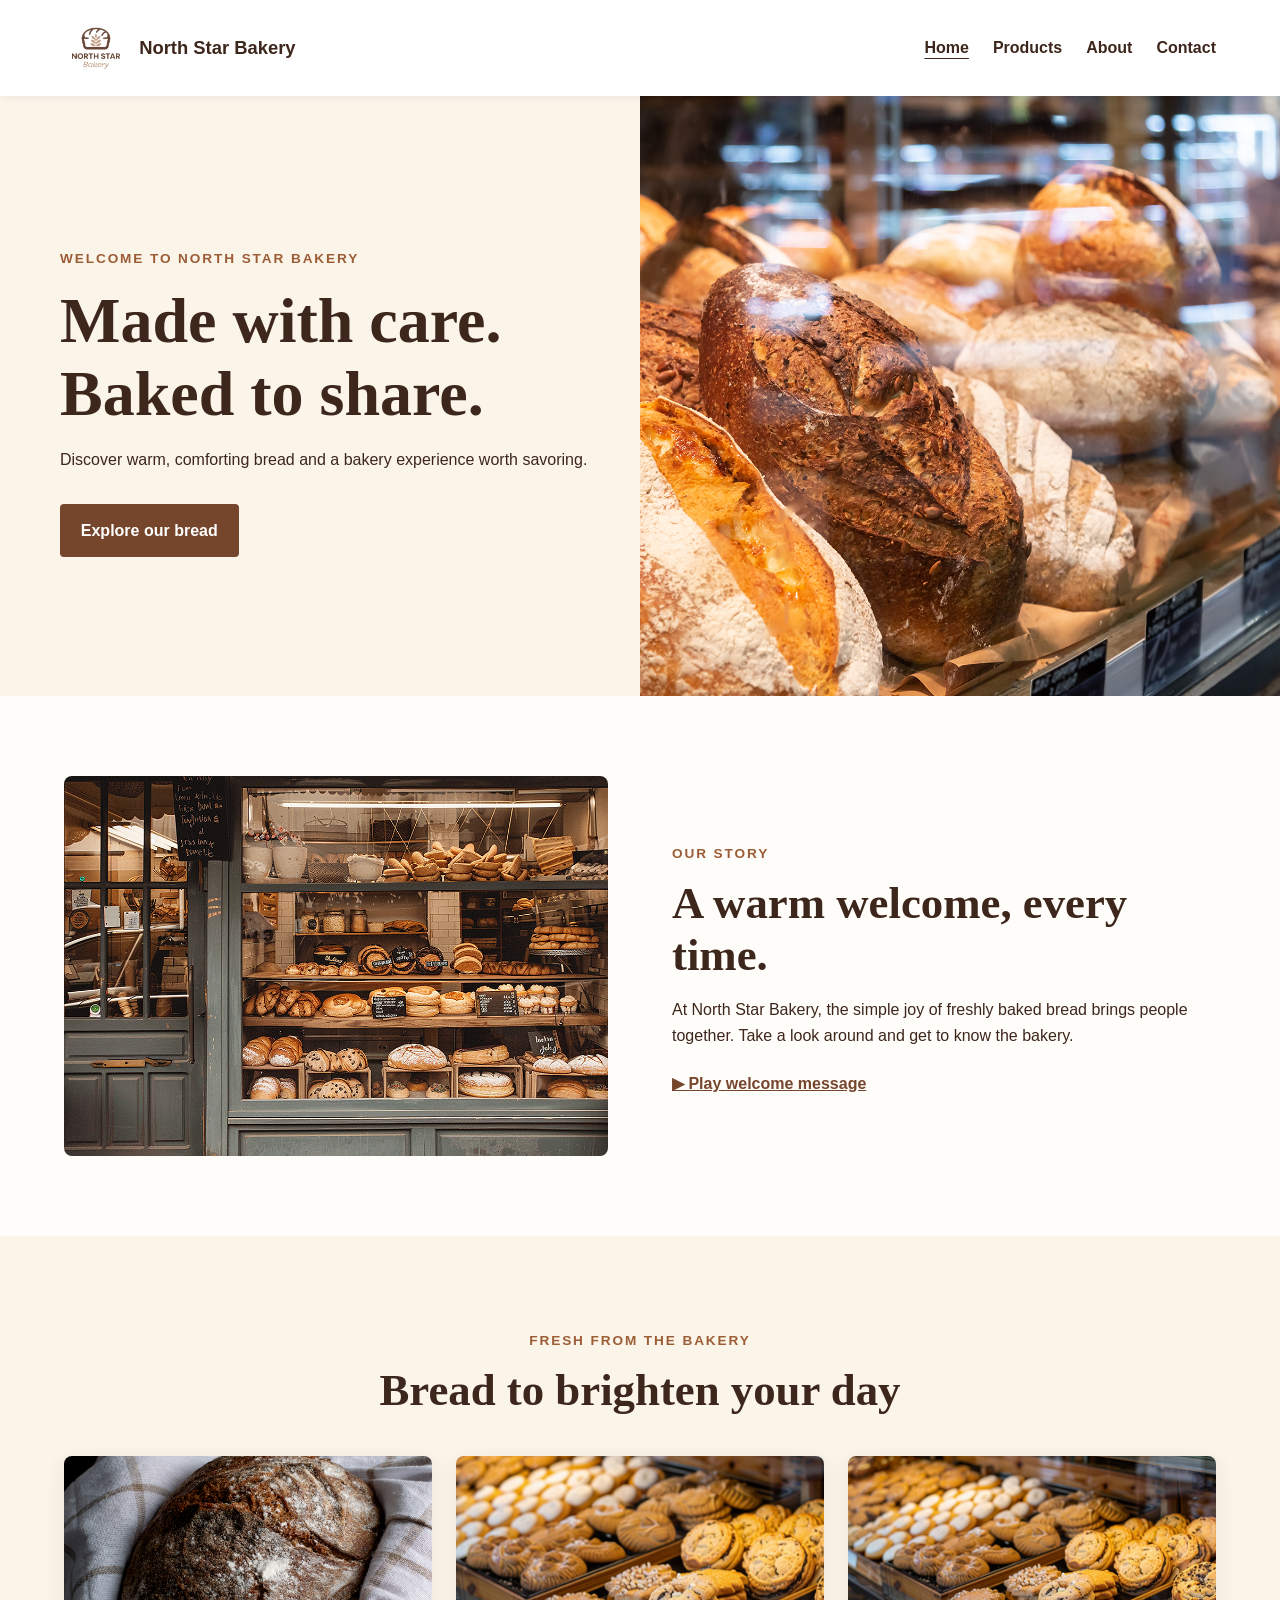
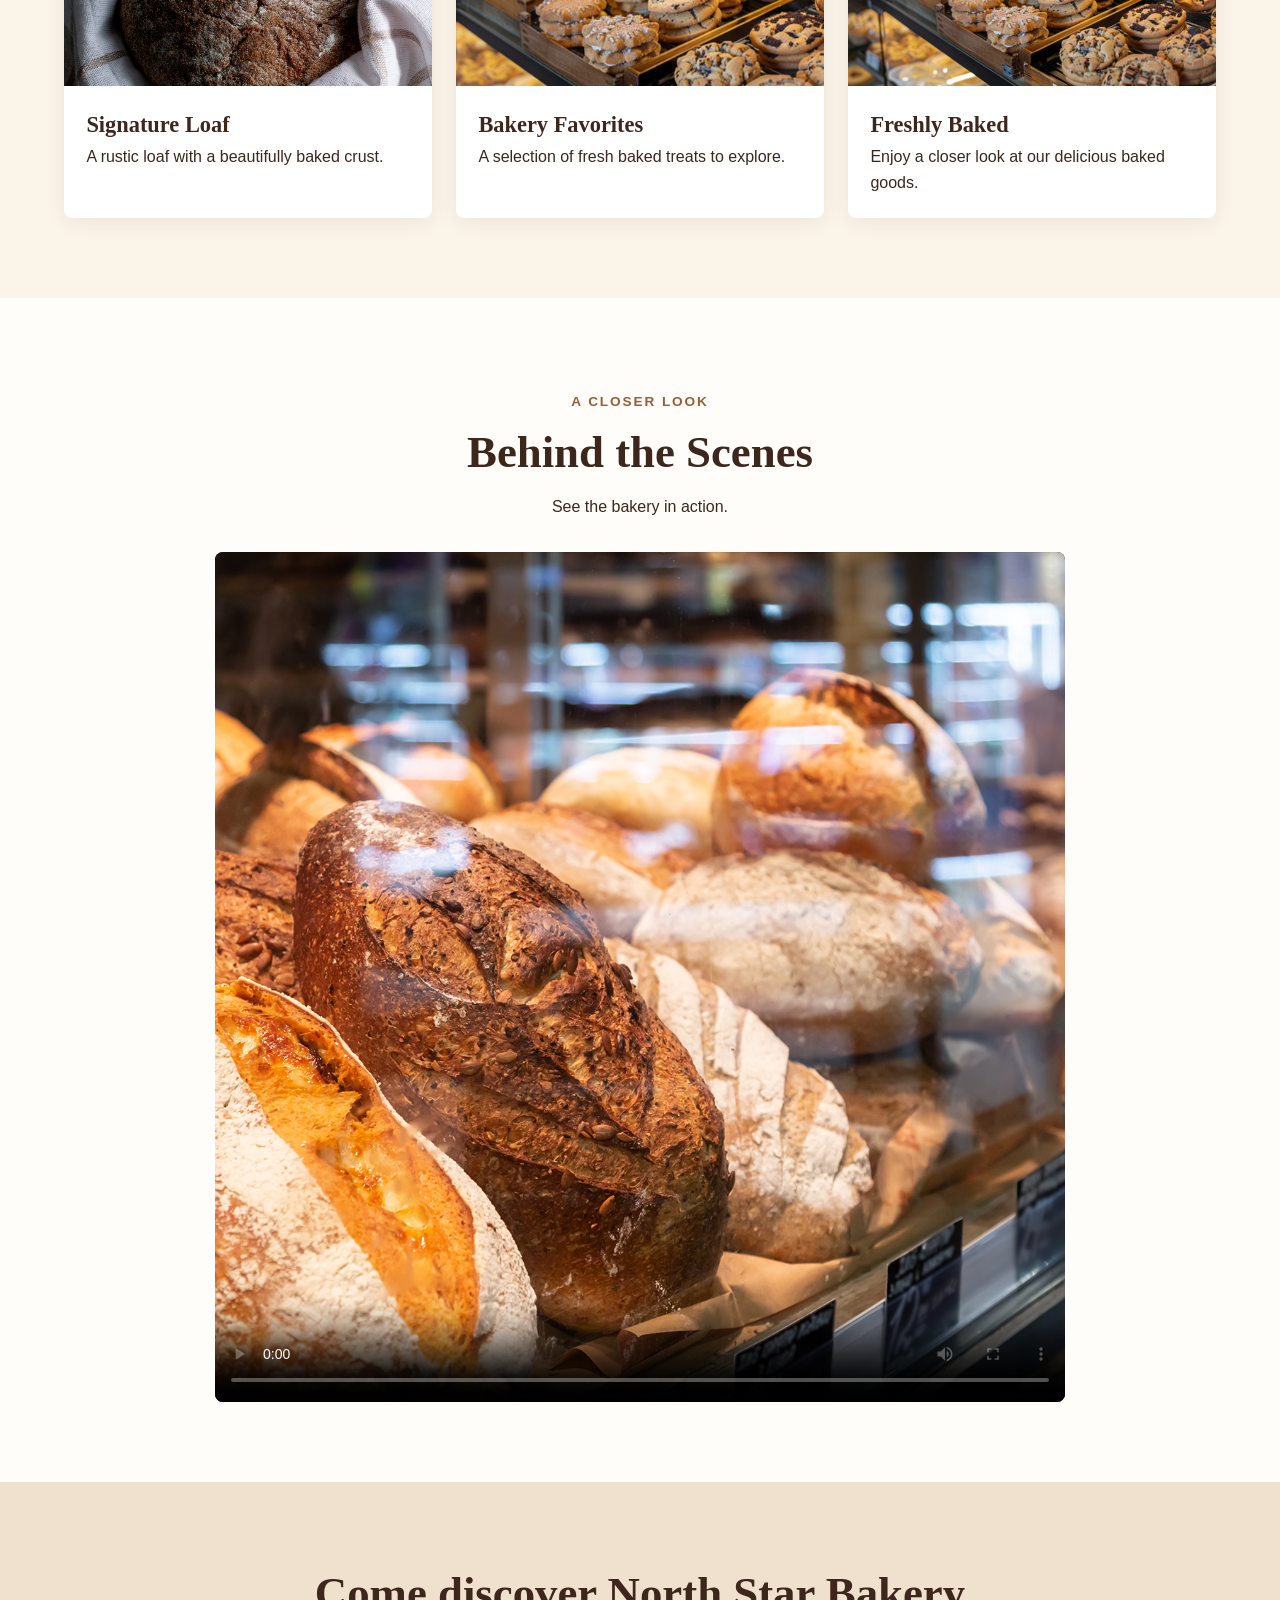
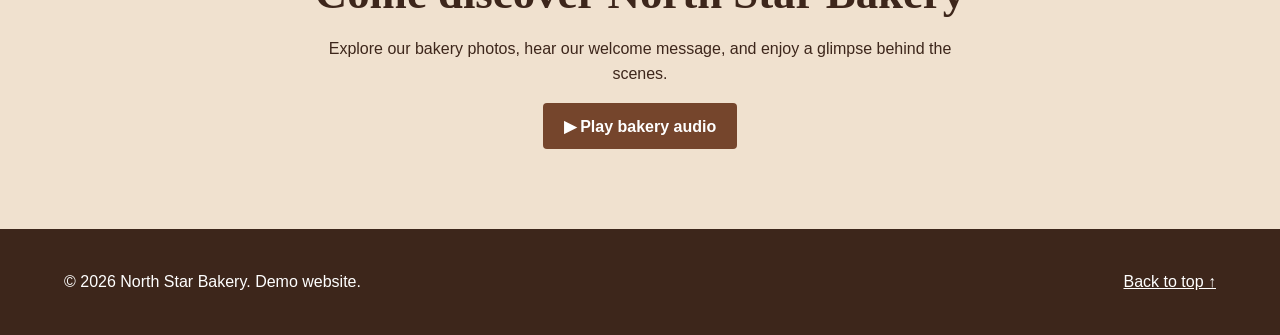
<file: index.html>
<!doctype html>
<html lang="en">
<head>
<meta charset="utf-8"><meta name="viewport" content="width=device-width, initial-scale=1">
<meta name="description" content="North Star Bakery — fresh baked bread and a welcoming bakery experience.">
<title>North Star Bakery | Freshly Baked</title>
<link rel="stylesheet" href="styles.css">
</head>
<body>
<a class="skip" href="#main">Skip to content</a>
<header class="site-header"><a href="index.html" class="brand"><img src="bakery-logo_c.png" alt="North Star Bakery logo"><span>North Star Bakery</span></a><button class="menu-toggle" type="button" aria-controls="navigation" aria-expanded="false">Menu ☰</button><nav id="navigation" aria-label="Main navigation"><a href="index.html" aria-current="page">Home</a><a href="products.html">Products</a><a href="about.html">About</a><a href="contact.html">Contact</a></nav></header>
<main id="main">
<section class="hero" id="home"><div class="hero-copy"><p class="eyebrow">Welcome to North Star Bakery</p><h1>Made with care. Baked to share.</h1><p>Discover warm, comforting bread and a bakery experience worth savoring.</p><a class="button" href="products.html">Explore our bread</a></div><img src="bakery-bread_c.png" alt="Fresh bread displayed at the bakery"></section>
<section id="about" class="section split"><img src="bakery-storefront_c.png" alt="Inside the bakery storefront" loading="lazy"><div><p class="eyebrow">Our Story</p><h2>A warm welcome, every time.</h2><p>At North Star Bakery, the simple joy of freshly baked bread brings people together. Take a look around and get to know the bakery.</p><button class="text-button" id="welcome-button" type="button">▶ Play welcome message</button><audio id="welcome-audio" preload="none" src="bakery-welcome_c.mp3"></audio></div></section>
<section class="section cream" id="favorites"><p class="eyebrow center">Fresh from the bakery</p><h2 class="center">Bread to brighten your day</h2><div class="cards"><article class="product-card"><img src="bakery-signature-loaf_c.png" alt="Signature round loaf of bread" loading="lazy"><div><h3>Signature Loaf</h3><p>A rustic loaf with a beautifully baked crust.</p></div></article><article class="product-card"><img src="bakery-feature-large_c.png" alt="Assorted bakery breads" loading="lazy"><div><h3>Bakery Favorites</h3><p>A selection of fresh baked treats to explore.</p></div></article><article class="product-card"><img src="bakery-feature-small_c.png" alt="Freshly baked goods on trays" loading="lazy"><div><h3>Freshly Baked</h3><p>Enjoy a closer look at our delicious baked goods.</p></div></article></div></section>
<section class="section" id="behind-scenes"><p class="eyebrow center">A closer look</p><h2 class="center">Behind the Scenes</h2><p class="center intro">See the bakery in action.</p><video controls preload="metadata" playsinline poster="bakery-bread_c.png"><source src="bakery-behind-scenes-web.mp4" type="video/mp4">Your browser does not support video playback.</video></section>
<section class="section visit" id="visit"><h2>Come discover North Star Bakery</h2><p>Explore our bakery photos, hear our welcome message, and enjoy a glimpse behind the scenes.</p><button class="button" id="mixed-button" type="button">▶ Play bakery audio</button><audio id="mixed-audio" preload="none" src="bakery-welcome-mixed_c.mp3"></audio></section>
</main><footer><p>© <span id="year"></span> North Star Bakery. Demo website.</p><a href="#home">Back to top ↑</a></footer><script src="script.js" defer></script>
</body></html>
</file>
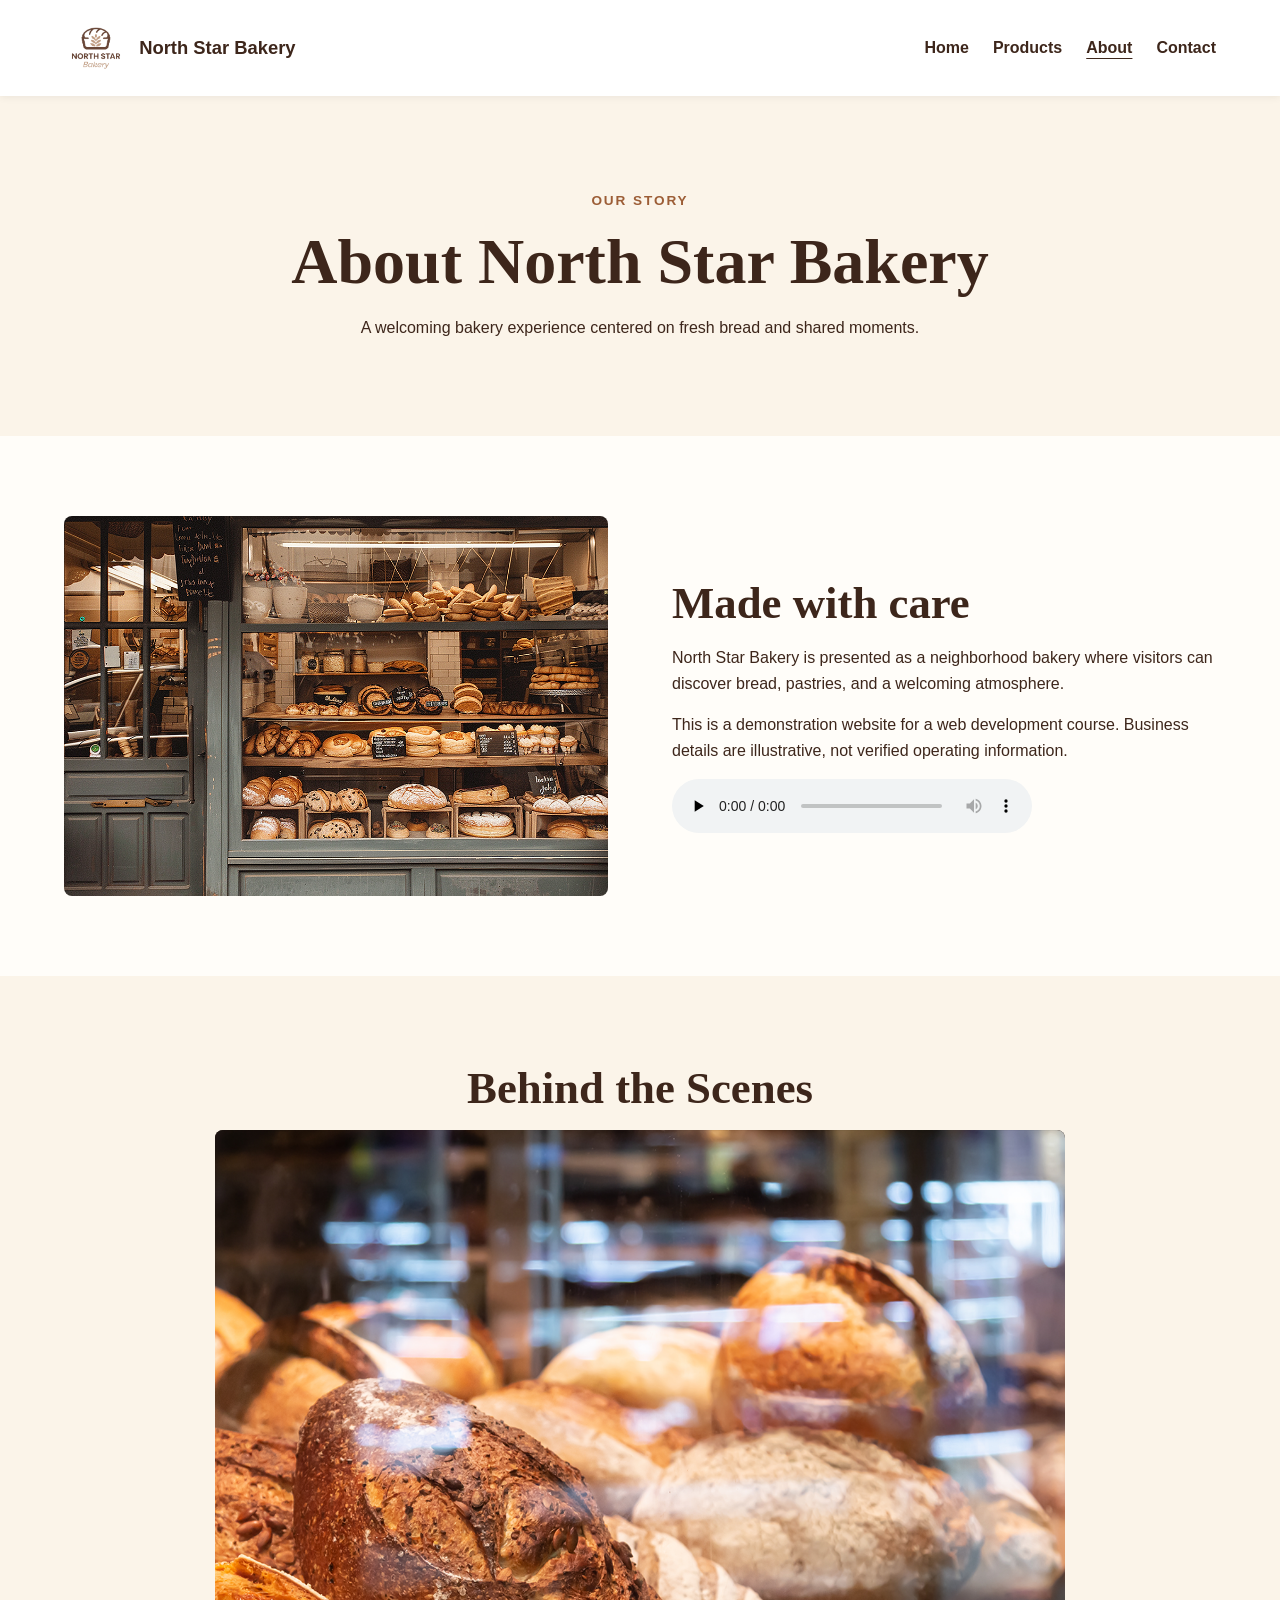
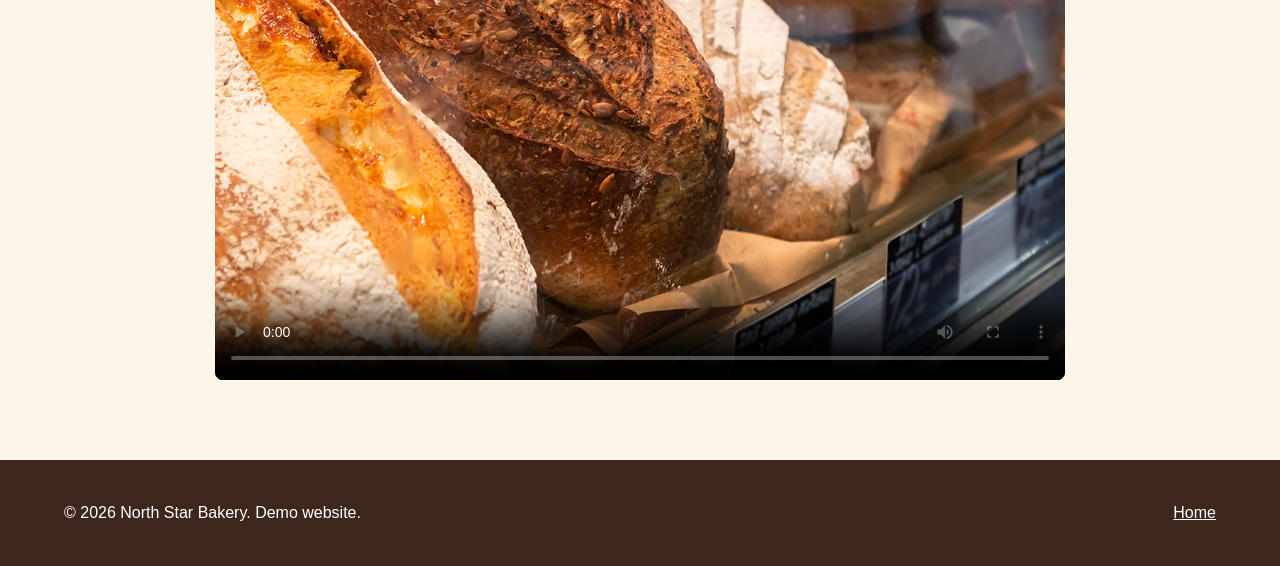
<file: about.html>
<!doctype html><html lang="en"><head><meta charset="utf-8"><meta name="viewport" content="width=device-width, initial-scale=1"><meta name="description" content="North Star Bakery About Our Bakery"><title>About Our Bakery | North Star Bakery</title><link rel="stylesheet" href="styles.css"></head><body><a class="skip" href="#main">Skip to content</a><header class="site-header"><a href="index.html" class="brand"><img src="bakery-logo_c.png" alt="North Star Bakery logo"><span>North Star Bakery</span></a><button class="menu-toggle" type="button" aria-controls="navigation" aria-expanded="false">Menu ☰</button><nav id="navigation" aria-label="Main navigation"><a href="index.html">Home</a><a href="products.html">Products</a><a href="about.html" aria-current="page">About</a><a href="contact.html">Contact</a></nav></header><main id="main"><section class="section cream center"><p class="eyebrow">Our story</p><h1>About North Star Bakery</h1><p>A welcoming bakery experience centered on fresh bread and shared moments.</p></section><section class="section split"><img src="bakery-storefront_c.png" alt="North Star Bakery storefront interior"><div><h2>Made with care</h2><p>North Star Bakery is presented as a neighborhood bakery where visitors can discover bread, pastries, and a welcoming atmosphere.</p><p>This is a demonstration website for a web development course. Business details are illustrative, not verified operating information.</p><audio controls preload="none"><source src="bakery-welcome_c.mp3" type="audio/mpeg">Your browser does not support audio playback.</audio></div></section><section class="section cream"><h2 class="center">Behind the Scenes</h2><video controls playsinline preload="metadata" poster="bakery-bread_c.png"><source src="bakery-behind-scenes-web.mp4" type="video/mp4">Your browser does not support video playback.</video></section></main><footer><p>© <span id="year"></span> North Star Bakery. Demo website.</p><a href="index.html">Home</a></footer><script src="script.js" defer></script></body></html>
</file>
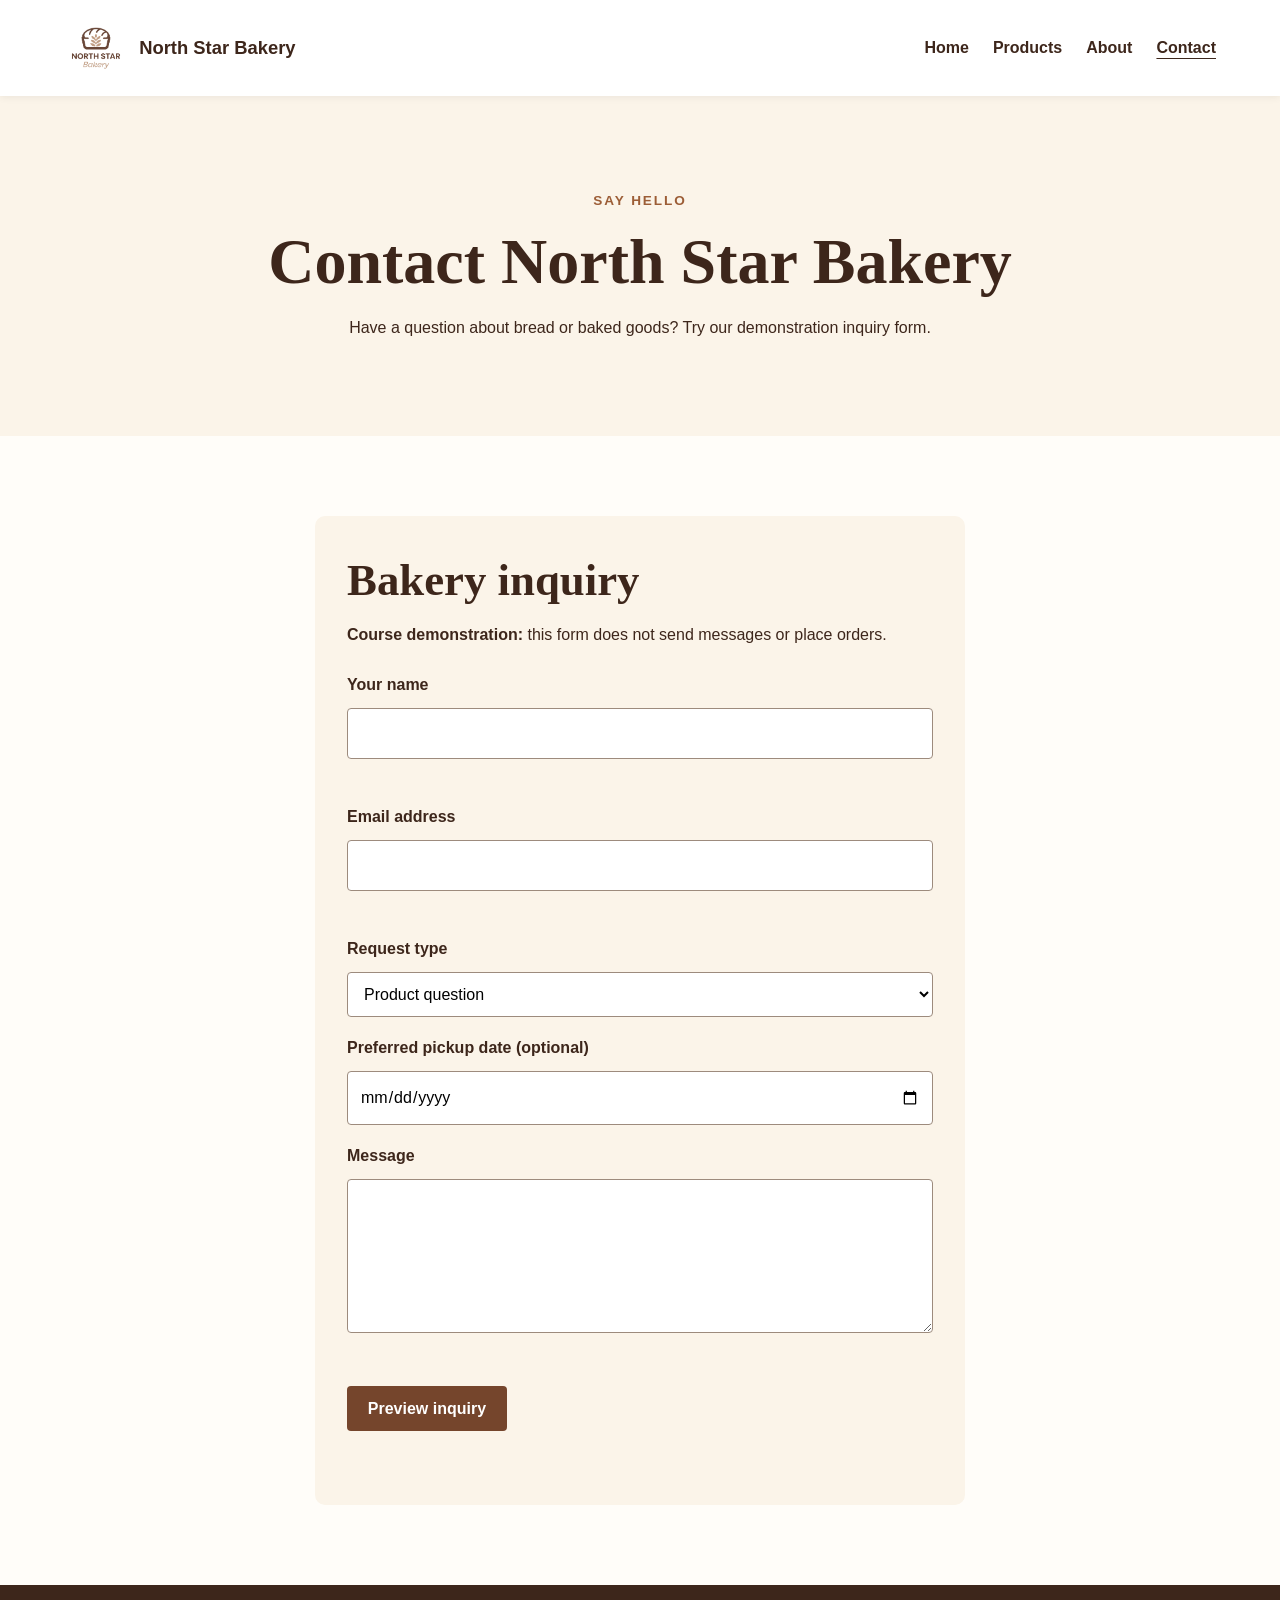
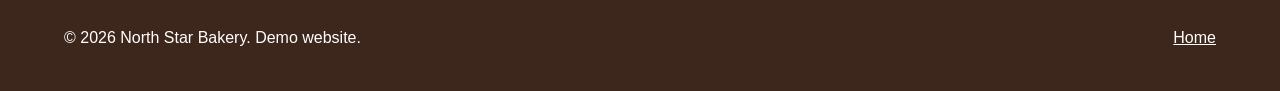
<file: contact.html>
<!DOCTYPE html>
<html lang="en"><head><meta charset="utf-8"/><meta content="width=device-width, initial-scale=1" name="viewport"/><meta content="North Star Bakery Contact the Bakery" name="description"/><title>Contact the Bakery | North Star Bakery</title><link href="styles.css" rel="stylesheet"/></head><body><a class="skip" href="#main">Skip to content</a><header class="site-header"><a class="brand" href="index.html"><img alt="North Star Bakery logo" src="bakery-logo_c.png"/><span>North Star Bakery</span></a><button aria-controls="navigation" aria-expanded="false" class="menu-toggle" type="button">Menu ☰</button><nav aria-label="Main navigation" id="navigation"><a href="index.html">Home</a><a href="products.html">Products</a><a href="about.html">About</a><a aria-current="page" href="contact.html">Contact</a></nav></header><main id="main"><section class="section cream center"><p class="eyebrow">Say hello</p><h1>Contact North Star Bakery</h1><p>Have a question about bread or baked goods? Try our demonstration inquiry form.</p></section><section class="section"><div class="contact-panel"><h2>Bakery inquiry</h2><p><strong>Course demonstration:</strong> this form does not send messages or place orders.</p><form id="inquiry-form" novalidate="novalidate"><label for="full-name">Your name</label><input aria-describedby="name-error" autocomplete="name" id="full-name" name="name" required=""/><span aria-live="polite" class="field-error" id="name-error"></span><label for="email">Email address</label><input aria-describedby="email-error" autocomplete="email" id="email" name="email" required="" type="email"/><span aria-live="polite" class="field-error" id="email-error"></span><label for="request">Request type</label><select id="request" name="request"><option>Product question</option><option>Special occasion inquiry</option><option>General inquiry</option></select><label for="pickup">Preferred pickup date (optional)</label><input id="pickup" name="pickup" type="date"/><label for="message">Message</label><textarea aria-describedby="message-error" id="message" name="message" required="" rows="5"></textarea><span aria-live="polite" class="field-error" id="message-error"></span><button class="button" type="submit">Preview inquiry</button><p aria-live="polite" class="form-status" id="form-status" role="status"></p></form></div></section></main><footer><p>© <span id="year"></span> North Star Bakery. Demo website.</p><a href="index.html">Home</a></footer><script defer="" src="script.js"></script></body></html>
</file>
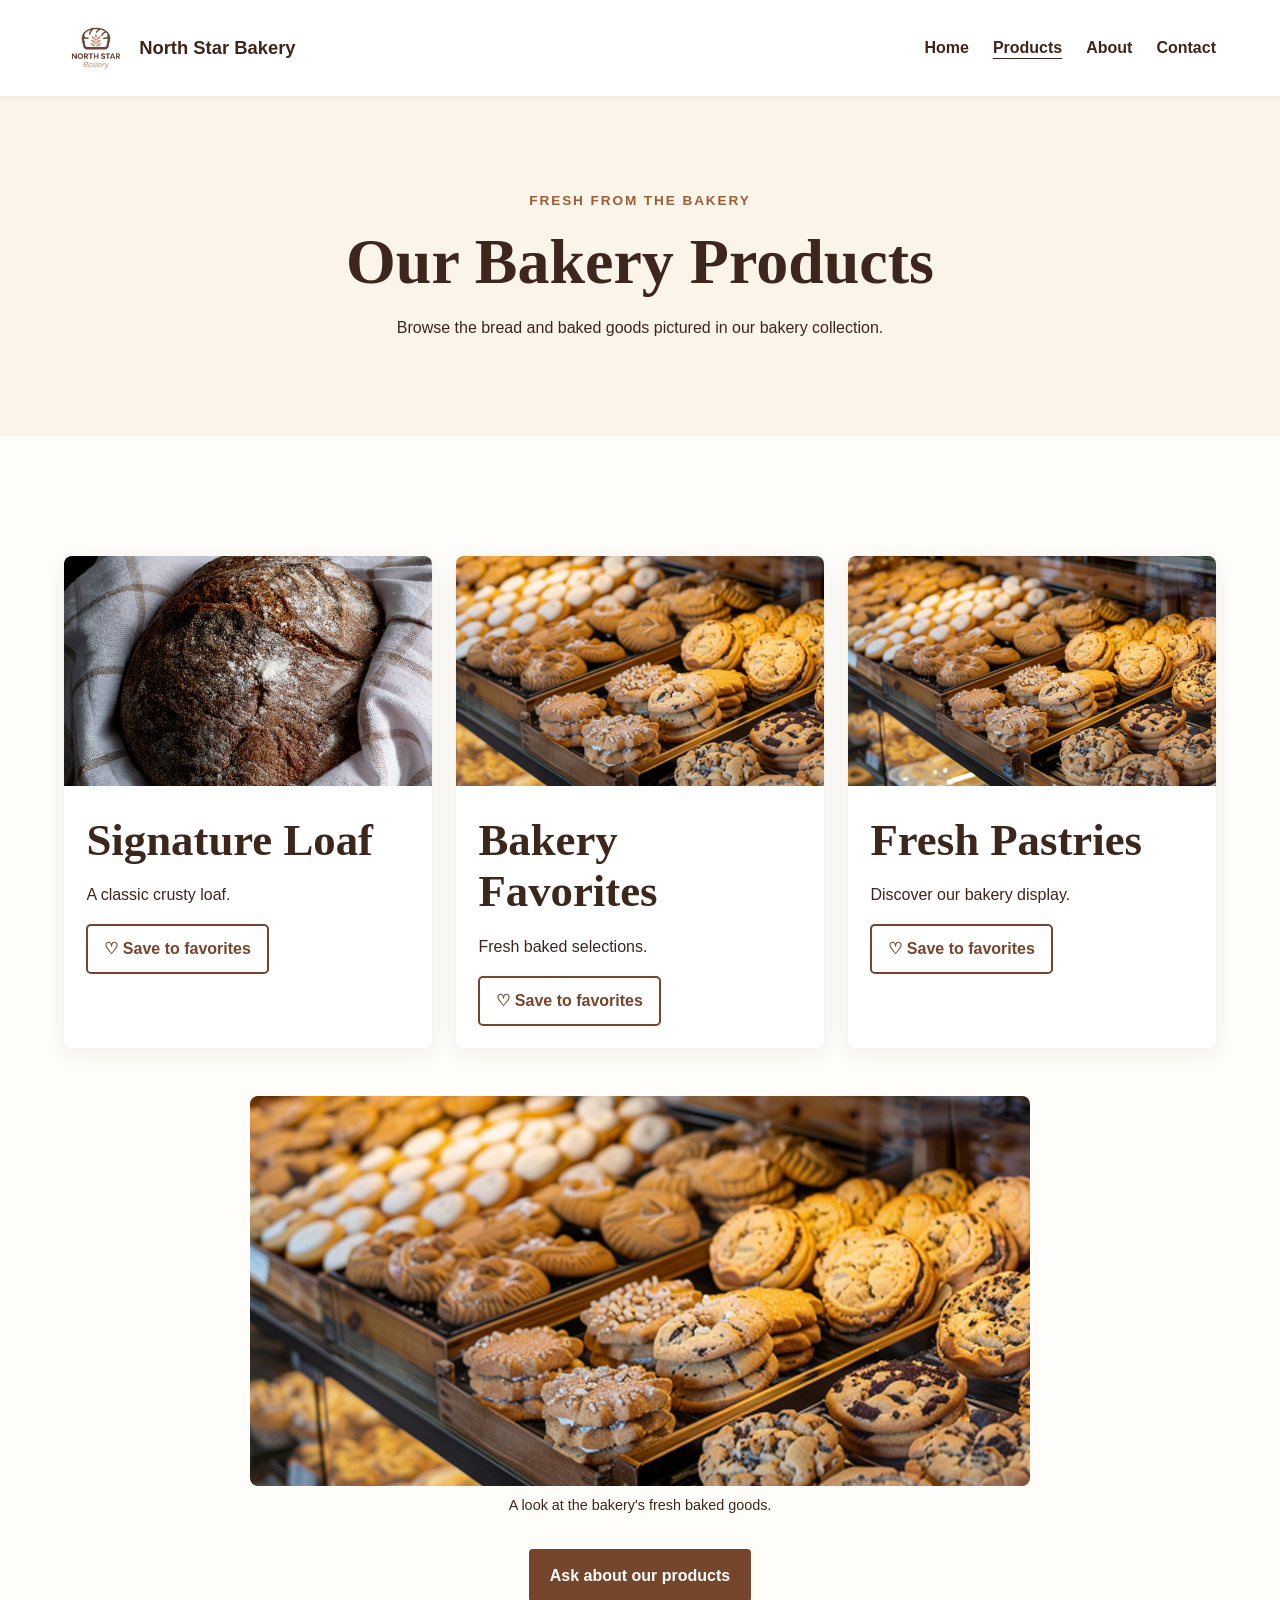
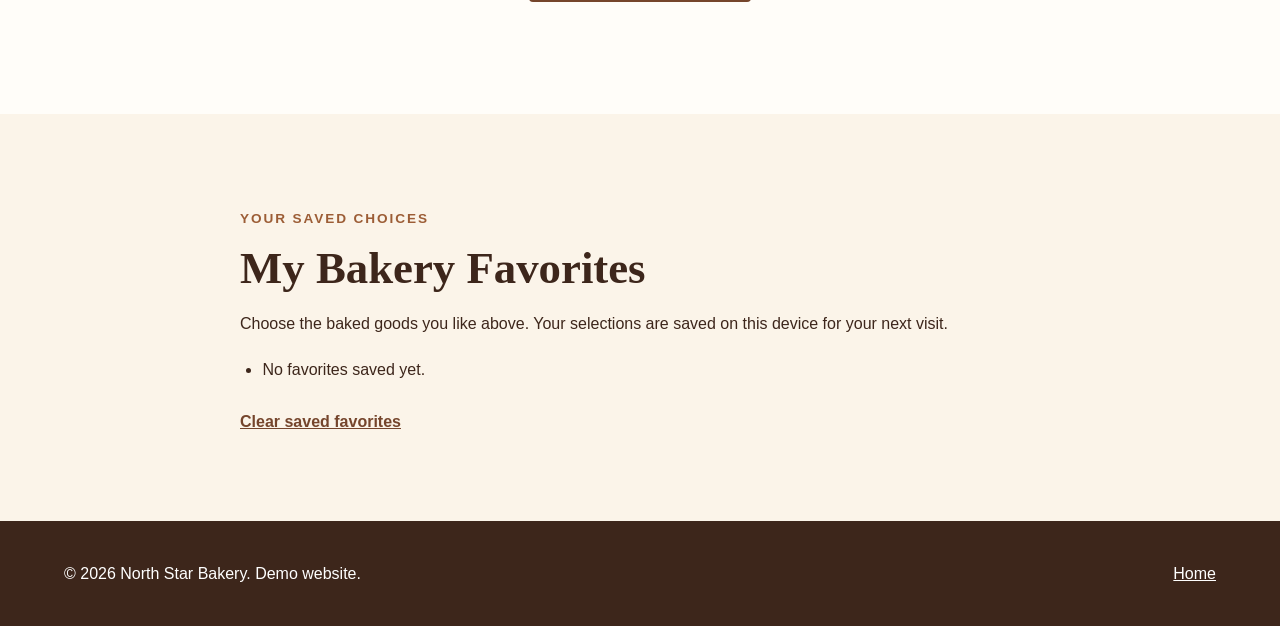
<file: products.html>
<!DOCTYPE html>
<html lang="en"><head><meta charset="utf-8"/><meta content="width=device-width, initial-scale=1" name="viewport"/><meta content="North Star Bakery Our Bakery Products" name="description"/><title>Our Bakery Products | North Star Bakery</title><link href="styles.css" rel="stylesheet"/></head><body><a class="skip" href="#main">Skip to content</a><header class="site-header"><a class="brand" href="index.html"><img alt="North Star Bakery logo" src="bakery-logo_c.png"/><span>North Star Bakery</span></a><button aria-controls="navigation" aria-expanded="false" class="menu-toggle" type="button">Menu ☰</button><nav aria-label="Main navigation" id="navigation"><a href="index.html">Home</a><a aria-current="page" href="products.html">Products</a><a href="about.html">About</a><a href="contact.html">Contact</a></nav></header><main id="main"><section class="section cream center"><p class="eyebrow">Fresh from the bakery</p><h1>Our Bakery Products</h1><p>Browse the bread and baked goods pictured in our bakery collection.</p></section><section class="section"><div class="cards"><article class="product-card"><img alt="Rustic round signature loaf" src="bakery-signature-loaf_c.png"/><div><h2>Signature Loaf</h2><p>A classic crusty loaf.</p><button aria-pressed="false" class="favorite-button" data-product-id="signature" type="button">♡ Save to favorites</button></div></article><article class="product-card"><img alt="Selection of golden baked goods" src="bakery-feature-large_c.png"/><div><h2>Bakery Favorites</h2><p>Fresh baked selections.</p><button aria-pressed="false" class="favorite-button" data-product-id="favorites" type="button">♡ Save to favorites</button></div></article><article class="product-card"><img alt="Pastries displayed in a bakery" src="bakery-feature-small_c.png"/><div><h2>Fresh Pastries</h2><p>Discover our bakery display.</p><button aria-pressed="false" class="favorite-button" data-product-id="pastries" type="button">♡ Save to favorites</button></div></article></div><figure class="feature-figure"><picture><source media="(max-width: 600px)" srcset="bakery-feature-small_c.png"/><img alt="Freshly baked pastries and bread on display" loading="lazy" src="bakery-feature-large_c.png"/></picture><figcaption>A look at the bakery's fresh baked goods.</figcaption></figure><p class="center"><a class="button" href="contact.html">Ask about our products</a></p></section><section class="section cream favorites-panel" id="saved-favorites"><div class="favorites-inner"><p class="eyebrow">Your saved choices</p><h2>My Bakery Favorites</h2><p>Choose the baked goods you like above. Your selections are saved on this device for your next visit.</p><p class="helper-text" id="storage-notice" role="status"></p><ul aria-live="polite" id="favorites-list"><li>No favorites saved yet.</li></ul><button class="text-button" id="clear-favorites" type="button">Clear saved favorites</button></div></section></main><footer><p>© <span id="year"></span> North Star Bakery. Demo website.</p><a href="index.html">Home</a></footer><script defer="" src="script.js"></script></body></html>
</file>
<file: styles.css>
:root{--ink:#3d261b;--brown:#75452c;--cream:#fbf4e9;--tan:#e8d2b6;--white:#fff;--accent:#9c5d36}*{box-sizing:border-box}html{scroll-behavior:smooth}body{margin:0;font-family:Arial,Helvetica,sans-serif;color:var(--ink);background:#fffdf9;line-height:1.6}a{color:inherit}img{max-width:100%;display:block}.skip{position:absolute;left:-9999px}.skip:focus{left:1rem;top:1rem;z-index:10;background:white;padding:.5rem}.site-header{display:flex;justify-content:space-between;align-items:center;gap:1rem;padding:1rem max(5%,calc((100vw - 1160px)/2));background:white;position:relative;box-shadow:0 1px 8px #00000012}.brand{display:flex;align-items:center;gap:.7rem;text-decoration:none;font-weight:800;font-size:1.15rem}.brand img{width:64px;height:64px;object-fit:contain}.site-header nav{display:flex;gap:1.5rem;align-items:center}.site-header nav a{text-decoration:none;font-weight:600}.site-header nav a:hover,.site-header nav a:focus{color:var(--accent);text-decoration:underline}.menu-toggle{display:none;background:white;border:1px solid var(--brown);border-radius:5px;padding:.5rem;color:var(--ink);font-size:1rem}.hero{background:var(--cream);display:grid;grid-template-columns:1fr 1fr;min-height:510px;align-items:center}.hero-copy{padding:4rem max(9%,calc((100vw - 1160px)/2));padding-right:2rem}.hero img{width:100%;height:100%;max-height:600px;object-fit:cover}.eyebrow{font-size:.85rem;font-weight:800;text-transform:uppercase;letter-spacing:.14em;color:var(--accent)}h1,h2,h3{font-family:Georgia,'Times New Roman',serif;line-height:1.15}h1{font-size:clamp(2.6rem,5vw,4.6rem);margin:.6rem 0}h2{font-size:clamp(2rem,3.5vw,3rem);margin:.4rem 0 1rem}h3{font-size:1.4rem;margin:.2rem 0}.button{display:inline-block;background:var(--brown);border:0;border-radius:4px;color:white;text-decoration:none;padding:.85rem 1.3rem;font-weight:700;cursor:pointer;font-size:1rem;margin-top:1rem}.button:hover,.button:focus{background:#4c2a1b}.section{padding:5rem max(5%,calc((100vw - 1160px)/2))}.split{display:grid;grid-template-columns:1fr 1fr;gap:4rem;align-items:center}.split img{width:100%;height:380px;object-fit:cover;border-radius:8px}.text-button{background:none;border:0;color:var(--brown);font-weight:700;text-decoration:underline;padding:.6rem 0;cursor:pointer;font-size:1rem}.cream{background:var(--cream)}.center{text-align:center}.cards{display:grid;grid-template-columns:repeat(3,minmax(0,1fr));gap:1.5rem;margin-top:2.5rem}.product-card{background:white;border-radius:8px;overflow:hidden;box-shadow:0 5px 22px #3d261b12}.product-card img{width:100%;height:230px;object-fit:cover}.product-card div{padding:1.4rem}.product-card p{margin:.4rem 0 0}.intro{margin-bottom:2rem}video{display:block;width:100%;max-width:850px;margin:auto;border-radius:8px;background:#241a14}.visit{text-align:center;background:#f0e1cf}.visit p{max-width:650px;margin:auto}footer{display:flex;justify-content:space-between;gap:1rem;padding:1.5rem 5%;background:var(--ink);color:white}footer a{align-self:center}@media(max-width:760px){.site-header{flex-wrap:wrap}.menu-toggle{display:block}.site-header nav{display:none;width:100%;flex-direction:column;align-items:flex-start;gap:.8rem;padding:.8rem 0}.site-header nav.open{display:flex}.hero,.split{grid-template-columns:1fr}.hero-copy{padding:3rem 6%}.hero img{height:300px}.section{padding:3.5rem 6%}.split{gap:1.5rem}.split img{height:280px}.cards{grid-template-columns:1fr}.product-card img{height:250px}footer{flex-direction:column}}@media(prefers-reduced-motion:reduce){html{scroll-behavior:auto}}

.feature-figure{max-width:780px;margin:3rem auto 0}.feature-figure img{width:100%;border-radius:8px}.feature-figure figcaption{text-align:center;font-size:.9rem;margin-top:.5rem}.contact-panel{max-width:650px;margin:auto;background:var(--cream);padding:2rem;border-radius:10px}.contact-panel form{display:grid;gap:.65rem}.contact-panel label{font-weight:700;margin-top:.5rem}.contact-panel input,.contact-panel select,.contact-panel textarea{width:100%;font:inherit;padding:.75rem;border:1px solid #9d8b7d;border-radius:4px;background:white}.contact-panel .button{justify-self:start}.contact-panel :focus-visible{outline:3px solid #9c5d36;outline-offset:2px}audio{max-width:100%;width:360px}.site-header nav a[aria-current="page"]{text-decoration:underline;text-underline-offset:5px}

/* Touchstone 4: interactive favorites and accessible validation */
.favorite-button{display:inline-flex;align-items:center;justify-content:center;margin-top:1rem;border:2px solid var(--brown);border-radius:5px;padding:.65rem 1rem;background:#fff;color:var(--brown);font:inherit;font-weight:700;cursor:pointer;min-height:44px}.favorite-button:hover,.favorite-button:focus-visible{background:var(--cream)}.favorite-button[aria-pressed="true"]{background:var(--brown);color:#fff}.favorite-button:focus-visible,.text-button:focus-visible{outline:3px solid var(--accent);outline-offset:3px}.favorites-panel{margin-top:1rem}.favorites-inner{max-width:800px;margin:auto}.favorites-inner ul{padding-left:1.4rem}.favorites-inner li{padding:.3rem 0}.helper-text{font-size:.92rem}.field-error{color:#9b1c1c;font-size:.9rem;min-height:1.1em}.contact-panel [aria-invalid="true"]{border:2px solid #9b1c1c}.form-status{font-weight:700}.form-status.success{color:#225c31}.form-status.error{color:#9b1c1c}
</file>
